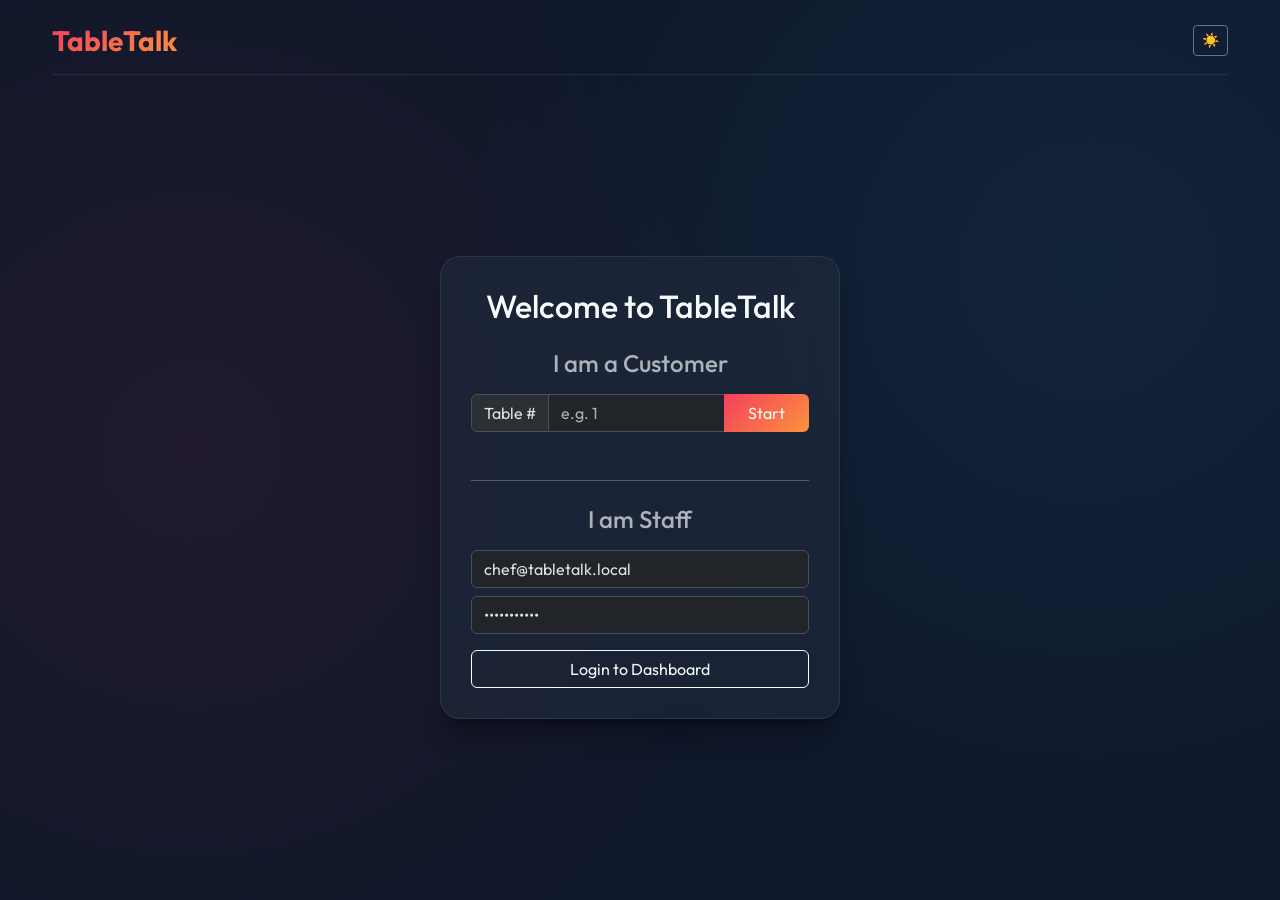
<file: public/index.html>
<!DOCTYPE html>
<html lang="en" data-bs-theme="dark">
<head>
    <meta charset="UTF-8">
    <meta name="viewport" content="width=device-width, initial-scale=1.0, maximum-scale=1.0, user-scalable=no">
    <title>TableTalk - Digital Restaurant Ordering & Management System</title>
    <!-- Bootstrap 5 CSS -->
    <link href="https://cdn.jsdelivr.net/npm/bootstrap@5.3.3/dist/css/bootstrap.min.css" rel="stylesheet">
    <!-- Google Fonts -->
    <link href="https://fonts.googleapis.com/css2?family=Outfit:wght@300;400;600;800&display=swap" rel="stylesheet">
    <!-- Custom CSS -->
    <link rel="stylesheet" href="css/style.css">
    
    <link rel="manifest" href="manifest.json">
    <meta name="theme-color" content="#0f172a">
</head>
<body>

    <!-- Main App Container -->
    <div id="app" class="container-fluid py-4 d-flex flex-column min-vh-100 position-relative">
        
        <!-- Header -->
        <header class="d-flex justify-content-between align-items-center mb-4 pb-3 border-bottom border-subtle" style="border-color: var(--surface-border) !important;">
            <h1 class="h3 mb-0 gradient-text fw-bold">TableTalk</h1>
            <div>
                <span id="role-badge" class="badge bg-secondary d-none me-2">Role</span>
                <span id="table-info" class="badge rounded-pill d-none">Table --</span>
                <button id="btn-view-feedback-admin" class="btn btn-sm btn-outline-info d-none ms-2">Feedback Dashboard</button>
                <button id="btn-theme-toggle" class="btn btn-sm btn-outline-secondary ms-2" title="Toggle Theme">☀️</button>
                <button id="btn-logout" class="btn btn-sm btn-outline-danger d-none ms-2">Exit</button>
            </div>
        </header>

        <!-- VIEW: Login Selection -->
        <div id="view-login" class="view active d-flex flex-column align-items-center justify-content-center flex-grow-1">
            <div class="glass-card text-center w-100" style="max-width: 400px;">
                <h2 class="mb-4">Welcome to TableTalk</h2>
                
                <div class="mb-5">
                    <h4 class="mb-3 text-muted">I am a Customer</h4>
                    <div class="input-group mb-3">
                        <span class="input-group-text text-body border-subtle">Table #</span>
                        <input type="number" id="input-table-id" class="form-control text-body border-subtle" placeholder="e.g. 1" min="1">
                        <button id="btn-login-table" class="btn btn-primary primary-gradient border-0 px-4">Start</button>
                    </div>
                </div>

                <hr class="border-subtle opacity-25 my-4">

                <div>
                    <h4 class="mb-3 text-muted">I am Staff</h4>
                    <input type="email" id="input-staff-email" class="form-control text-body border-subtle mb-2" placeholder="Email" value="chef@tabletalk.local">
                    <input type="password" id="input-staff-pass" class="form-control text-body border-subtle mb-3" placeholder="Password" value="password123">
                    <button id="btn-login-staff" class="btn btn-outline-light w-100">Login to Dashboard</button>
                </div>
            </div>
        </div>

        <!-- VIEW: Menu (Customer) -->
        <div id="view-menu" class="view d-none flex-column flex-grow-1">
            <div class="d-flex justify-content-between align-items-center mb-3">
                <h2 class="h4 mb-0">Our Menu</h2>
                <button id="btn-view-status" class="btn btn-sm btn-outline-info d-none">Check Order Status</button>
            </div>

            <ul class="nav nav-pills mb-4 border-bottom border-subtle pb-3" id="menu-categories">
                <li class="nav-item">
                    <button class="nav-link active bg-transparent border-0 text-body fw-bold" onclick="filterMenu('All', this)">All</button>
                </li>
                <li class="nav-item">
                    <button class="nav-link bg-transparent border-0 text-muted" onclick="filterMenu('Foods', this)">Foods</button>
                </li>
                <li class="nav-item">
                    <button class="nav-link bg-transparent border-0 text-muted" onclick="filterMenu('Drinks', this)">Drinks</button>
                </li>
                <li class="nav-item">
                    <button class="nav-link bg-transparent border-0 text-muted" onclick="filterMenu('Desserts', this)">Desserts</button>
                </li>
            </ul>
            
            <div id="menu-grid" class="row g-4 pb-5 mb-5">
                <!-- Menu items injected here -->
            </div>

            <!-- Sticky Cart -->
            <div id="cart-summary" class="glass-cart fixed-bottom mx-auto mb-3 d-none align-items-center justify-content-between">
                <div>
                    <small class="text-muted fw-bold text-uppercase tracking-wide">Total</small>
                    <div id="cart-total" class="fs-3 fw-bold">$0.00</div>
                </div>
                <button id="btn-place-order" class="btn btn-primary primary-gradient px-4 py-2 fw-bold" disabled>Place Order</button>
            </div>
        </div>

        <!-- VIEW: Order Status (Customer) -->
        <div id="view-status" class="view d-none flex-column align-items-center justify-content-start flex-grow-1" style="padding-top: 2rem;">
            <button id="btn-back-menu" class="btn btn-sm btn-outline-secondary mb-4">&larr; Back to Menu</button>
            <!-- Orders injected here -->
            <div id="active-orders-container" class="w-100 d-flex flex-column gap-4 align-items-center pb-5"></div>
        </div>

        <!-- VIEW: Payment (Customer) -->
        <div id="view-payment" class="view d-none flex-column align-items-center justify-content-center flex-grow-1">
            <div class="glass-card text-center w-100" style="max-width: 400px; transition: all 0.3s;" id="payment-card-body">
                <div id="payment-header">
                    <h2 class="mb-2">Ready to Pay</h2>
                    <p class="text-muted mb-3">We hope you enjoyed your meal!</p>
                    <h3 id="payment-amount" class="display-5 fw-bold mb-4">$0.00</h3>
                </div>
                
                <div id="payment-methods-container" class="d-flex flex-column gap-3">
                    <button class="btn btn-lg btn-outline-light payment-btn" data-method="card">💳 Pay with Card</button>
                    <button class="btn btn-lg btn-outline-light payment-btn" data-method="cash">💵 Pay with Cash</button>
                </div>

                <div id="payment-processing" class="d-none">
                    <div class="spinner-border text-info mb-3" role="status" style="width: 3rem; height: 3rem;"></div>
                    <h4 class="text-info">Processing Payment...</h4>
                    <p class="text-muted small" id="payment-instruction">Please wait.</p>
                </div>

                <div id="payment-success" class="d-none">
                    <div class="display-1 text-success mb-3">✓</div>
                    <h3 class="text-success mb-2">Payment Successful!</h3>
                    <p class="text-body fs-5 mb-4">Please come again.</p>
                    
                    <div class="card bg-transparent border-subtle mb-4">
                        <div class="card-body">
                            <h6 class="text-muted mb-3">Would you like an email receipt?</h6>
                            <div class="input-group">
                                <input type="email" id="receipt-email" class="form-control text-body border-subtle" placeholder="Enter email address">
                                <button class="btn btn-outline-info" id="btn-send-receipt">Send</button>
                            </div>
                            <small id="receipt-status" class="text-success mt-2 d-block"></small>
                        </div>
                    </div>

                    <button id="btn-proceed-feedback" class="btn btn-primary primary-gradient w-100">Continue to Feedback</button>
                </div>
            </div>
        </div>

        <!-- VIEW: Feedback (Customer) -->
        <div id="view-feedback" class="view d-none flex-column align-items-center justify-content-center flex-grow-1">
            <div class="glass-card text-center w-100" style="max-width: 500px;">
                <h2 class="mb-2">How was your meal?</h2>
                <p class="text-muted mb-4">We'd love to hear your feedback.</p>
                
                <div class="stars mb-4" id="feedback-stars">
                    <span data-val="1">★</span>
                    <span data-val="2">★</span>
                    <span data-val="3">★</span>
                    <span data-val="4">★</span>
                    <span data-val="5">★</span>
                </div>
                
                <textarea id="feedback-comment" class="form-control text-body border-subtle mb-4" rows="3" placeholder="Tell us what you liked..."></textarea>
                
                <button id="btn-submit-feedback" class="btn btn-primary primary-gradient w-100 py-3 fw-bold fs-5">Submit Feedback</button>
                <button id="btn-skip-feedback" class="btn btn-link text-muted mt-2">Skip</button>
            </div>
        </div>

        <!-- VIEW: Kitchen Display System (Chef) -->
        <div id="view-kitchen" class="view d-none flex-column flex-grow-1">
            
            <ul class="nav nav-pills mb-4 border-bottom border-subtle pb-3" id="kitchen-tabs">
                <li class="nav-item">
                    <button class="nav-link active bg-transparent border-0 text-body fw-bold" id="tab-orders" onclick="switchChefTab('orders')">Active Orders</button>
                </li>
                <li class="nav-item">
                    <button class="nav-link bg-transparent border-0 text-muted" id="tab-menu-manage" onclick="switchChefTab('menu')">Manage Menu</button>
                </li>
            </ul>

            <div id="chef-section-orders">
                <div id="kitchen-grid" class="row g-4">
                    <!-- Kitchen orders injected here -->
                </div>
            </div>

            <div id="chef-section-menu" class="d-none w-100">
                <div class="row g-4 w-100 m-0">
                    <!-- Current Menu Grid -->
                    <div class="col-12 col-xl-8">
                        <div class="glass-card border-subtle p-0 overflow-hidden h-100">
                            <div class="p-3 border-bottom border-subtle bg-black bg-opacity-25 d-flex justify-content-between align-items-center">
                                <h3 class="h5 mb-0">Current Menu</h3>
                                <button class="btn btn-sm btn-outline-info" onclick="loadMenuAdmin()">Refresh</button>
                            </div>
                            <div class="table-responsive" style="max-height: 600px;">
                                <table class="table table-hover mb-0">
                                    <thead class="position-sticky top-0 bg-dark z-1">
                                        <tr>
                                            <th>ID</th>
                                            <th>Image</th>
                                            <th>Name</th>
                                            <th>Category</th>
                                            <th>Price</th>
                                            <th>Status</th>
                                            <th>Actions</th>
                                        </tr>
                                    </thead>
                                    <tbody id="admin-menu-body">
                                        <!-- Menu items injected here -->
                                    </tbody>
                                </table>
                            </div>
                        </div>
                    </div>
                    
                    <!-- Add Dish Form -->
                    <div class="col-12 col-xl-4">
                        <div class="glass-card w-100">
                            <h3 class="mb-4">Add New Dish</h3>
                            <form id="form-add-dish" onsubmit="event.preventDefault(); submitNewDish();">
                                <div class="mb-3">
                                    <label class="form-label text-muted">Dish Name</label>
                                    <input type="text" id="dish-name" class="form-control text-body border-subtle" required>
                                </div>
                                <div class="mb-3">
                                    <label class="form-label text-muted">Category</label>
                                    <input type="text" id="dish-category" class="form-control text-body border-subtle" required placeholder="e.g. Mains, Sides, Drinks">
                                </div>
                                <div class="row mb-3">
                                    <div class="col-6">
                                        <label class="form-label text-muted">Price ($)</label>
                                        <input type="number" id="dish-price" step="0.01" min="0" class="form-control text-body border-subtle" required>
                                    </div>
                                    <div class="col-6">
                                        <label class="form-label text-muted">Initial Rating</label>
                                        <input type="number" id="dish-rating" step="0.1" min="1" max="5" value="5.0" class="form-control text-body border-subtle" required>
                                    </div>
                                </div>
                                <div class="mb-3">
                                    <label class="form-label text-muted">Description</label>
                                    <textarea id="dish-desc" class="form-control text-body border-subtle" rows="2"></textarea>
                                </div>
                                <div class="mb-4">
                                    <label class="form-label text-muted">Image (Optional)</label>
                                    <input type="file" id="dish-image" accept="image/*" class="form-control text-body border-subtle">
                                </div>
                                <button type="submit" id="btn-submit-dish" class="btn btn-primary primary-gradient w-100">Add Dish</button>
                            </form>
                        </div>
                    </div>
                </div>
            </div>
        </div>

        <!-- Edit Dish Modal -->
        <div class="modal fade" id="editDishModal" tabindex="-1" data-bs-theme="dark">
            <div class="modal-dialog modal-dialog-centered">
                <div class="modal-content glass-card border-0">
                    <div class="modal-header border-subtle">
                        <h5 class="modal-title">Edit Dish</h5>
                        <button type="button" class="btn-close" data-bs-dismiss="modal"></button>
                    </div>
                    <form id="form-edit-dish" onsubmit="event.preventDefault(); submitEditDish();">
                        <div class="modal-body">
                            <input type="hidden" id="edit-dish-id">
                            <div class="mb-3">
                                <label class="form-label text-muted">Dish Name</label>
                                <input type="text" id="edit-dish-name" class="form-control text-body border-subtle" required>
                            </div>
                            <div class="mb-3">
                                <label class="form-label text-muted">Category</label>
                                <input type="text" id="edit-dish-category" class="form-control text-body border-subtle" required>
                            </div>
                            <div class="row mb-3">
                                <div class="col-6">
                                    <label class="form-label text-muted">Price ($)</label>
                                    <input type="number" id="edit-dish-price" step="0.01" min="0" class="form-control text-body border-subtle" required>
                                </div>
                                <div class="col-6">
                                    <label class="form-label text-muted">Rating</label>
                                    <input type="number" id="edit-dish-rating" step="0.1" min="1" max="5" class="form-control text-body border-subtle" required>
                                </div>
                            </div>
                            <div class="mb-3">
                                <label class="form-label text-muted">Description</label>
                                <textarea id="edit-dish-desc" class="form-control text-body border-subtle" rows="2"></textarea>
                            </div>
                            <div class="mb-3">
                                <div class="form-check form-switch">
                                    <input class="form-check-input" type="checkbox" id="edit-dish-available">
                                    <label class="form-check-label text-muted" for="edit-dish-available">Available for Order</label>
                                </div>
                            </div>
                            <div class="mb-3">
                                <label class="form-label text-muted">Update Image (Optional)</label>
                                <input type="file" id="edit-dish-image" accept="image/*" class="form-control text-body border-subtle">
                            </div>
                        </div>
                        <div class="modal-footer border-subtle">
                            <button type="button" class="btn btn-outline-secondary" data-bs-dismiss="modal">Cancel</button>
                            <button type="submit" id="btn-save-edit-dish" class="btn btn-primary primary-gradient">Save Changes</button>
                        </div>
                    </form>
                </div>
            </div>
        </div>

        <!-- VIEW: Admin Dashboard (Admin) -->
        <div id="view-admin" class="view d-none flex-column flex-grow-1">
            <h2 class="h4 mb-4">Admin Dashboard: All Orders</h2>
            <div class="glass-card border-subtle p-0 overflow-hidden">
                <div class="table-responsive">
                    <table class="table table table-hover mb-0">
                        <thead>
                            <tr>
                                <th>Order ID</th>
                                <th>Table</th>
                                <th>Status</th>
                                <th>Amount</th>
                                <th>Time</th>
                            </tr>
                        </thead>
                        <tbody id="admin-orders-body">
                            <!-- Admin orders injected here -->
                        </tbody>
                    </table>
                </div>
            </div>
        </div>

        <!-- VIEW: Feedback Dashboard (Admin/Chef) -->
        <div id="view-feedback-admin" class="view d-none flex-column flex-grow-1">
            <div class="d-flex justify-content-between align-items-center mb-4">
                <h2 class="h4 mb-0">Customer Feedback Dashboard</h2>
                <button class="btn btn-outline-secondary btn-sm" onclick="showView(role === 'admin' ? 'admin' : 'kitchen')">Back to Orders</button>
            </div>
            
            <div class="row g-4 mb-4">
                <div class="col-12 col-md-4">
                    <div class="glass-card text-center border-subtle h-100">
                        <h3 class="text-muted fs-5">Average Rating</h3>
                        <div class="display-4 fw-bold gradient-text" id="fb-avg-rating">--</div>
                    </div>
                </div>
                <div class="col-12 col-md-4">
                    <div class="glass-card text-center border-subtle h-100">
                        <h3 class="text-muted fs-5">Total Reviews</h3>
                        <div class="display-4 fw-bold text-white" id="fb-total-reviews">--</div>
                    </div>
                </div>
            </div>

            <h3 class="h5 mb-3">Recent Feedback</h3>
            <div id="feedback-grid" class="row g-4">
                <!-- Feedback injected here -->
            </div>
        </div>

    </div>

    <!-- Floating Chat Button -->
    <button id="btn-floating-chat" class="btn btn-primary primary-gradient rounded-circle position-fixed d-none shadow-lg" style="bottom: 20px; right: 20px; width: 60px; height: 60px; z-index: 1040; display: flex; align-items: center; justify-content: center;" type="button" data-bs-toggle="offcanvas" data-bs-target="#chatOffcanvas">
        <span class="fs-3">💬</span>
        <span id="chat-badge" class="position-absolute top-0 start-100 translate-middle badge rounded-pill bg-danger d-none">
            !
        </span>
    </button>

    <!-- Chat Offcanvas -->
    <div class="offcanvas offcanvas-end glass-card border-start border-subtle" tabindex="-1" id="chatOffcanvas" style="width: 400px; max-width: 100vw;">
        <div class="offcanvas-header border-bottom border-subtle">
            <h5 class="offcanvas-title" id="chat-title">Chat</h5>
            <div class="d-flex align-items-center">
                <select id="chef-table-select" class="form-select form-select-sm text-body border-subtle d-none me-2" style="width: auto;">
                    <option value="">Select Table...</option>
                </select>
                <button type="button" class="btn-close text-reset" data-bs-dismiss="offcanvas" aria-label="Close"></button>
            </div>
        </div>
        <div class="offcanvas-body d-flex flex-column p-0">
            <div id="chat-messages" class="flex-grow-1 p-3 overflow-auto d-flex flex-column gap-2" style="background: rgba(0,0,0,0.1);">
                <div class="text-center text-muted small mt-3">Select a table to start chatting...</div>
            </div>
            <div class="p-3 border-top border-subtle" style="background: var(--surface-color) !important;">
                <div class="input-group">
                    <input type="text" id="chat-input" class="form-control text-body border-subtle" placeholder="Type a message..." disabled>
                    <button class="btn btn-primary primary-gradient" id="btn-chat-send" disabled>Send</button>
                </div>
            </div>
        </div>
    </div>

    <!-- Message Toast Container -->
    <div class="toast-container position-fixed top-0 end-0 p-3" style="z-index: 1055;">
        <!-- Chat Toast -->
        <div id="messageToast" class="toast glass-toast border-0 overflow-hidden mb-3" role="alert" aria-live="assertive" aria-atomic="true" data-bs-autohide="false">
            <div class="toast-header bg-transparent border-bottom border-subtle text-white">
                <strong class="me-auto text-warning" id="toast-sender">👨‍🍳 Message</strong>
                <button type="button" class="btn-close btn-close-white" data-bs-dismiss="toast" aria-label="Close"></button>
            </div>
            <div class="toast-body fs-5" id="toast-message-body">
                --
            </div>
            <div class="toast-progress-bar" id="toast-progress-bar"></div>
        </div>

        <!-- System Toast -->
        <div id="systemToast" class="toast glass-toast border-0 overflow-hidden" role="alert" aria-live="assertive" aria-atomic="true" data-bs-delay="3000">
            <div class="toast-header bg-transparent border-bottom border-subtle text-white">
                <strong class="me-auto" id="system-toast-title">Notification</strong>
                <button type="button" class="btn-close btn-close-white" data-bs-dismiss="toast" aria-label="Close"></button>
            </div>
            <div class="toast-body" id="system-toast-body">
                --
            </div>
        </div>
    </div>

    <!-- Cart Review Modal -->
    <div class="modal fade" id="cartModal" tabindex="-1" data-bs-theme="dark">
        <div class="modal-dialog modal-dialog-centered">
            <div class="modal-content glass-card border-0">
                <div class="modal-header border-subtle">
                    <h5 class="modal-title">Review Order</h5>
                    <button type="button" class="btn-close" data-bs-dismiss="modal"></button>
                </div>
                <div class="modal-body">
                    <div id="cart-review-items" class="mb-3 d-flex flex-column gap-2">
                        <!-- Items injected here -->
                    </div>
                    <hr class="border-subtle">
                    <div class="d-flex justify-content-between fs-5 fw-bold mb-3">
                        <span>Total:</span>
                        <span id="cart-modal-total">$0.00</span>
                    </div>
                    <div class="mb-3">
                        <label class="form-label text-muted">Special Instructions</label>
                        <textarea id="order-notes" class="form-control text-body border-subtle" rows="2" placeholder="e.g. Less spicy, allergy to nuts..."></textarea>
                    </div>
                </div>
                <div class="modal-footer border-subtle">
                    <button type="button" class="btn btn-secondary" data-bs-dismiss="modal">Keep Browsing</button>
                    <button type="button" class="btn btn-primary primary-gradient border-0" id="btn-confirm-order">Confirm Order</button>
                </div>
            </div>
        </div>
    </div>

    <!-- Bootstrap JS Bundle -->
    <script src="https://cdn.jsdelivr.net/npm/bootstrap@5.3.3/dist/js/bootstrap.bundle.min.js"></script>
    <script src="js/app.js"></script>
</body>
</html>
</file>
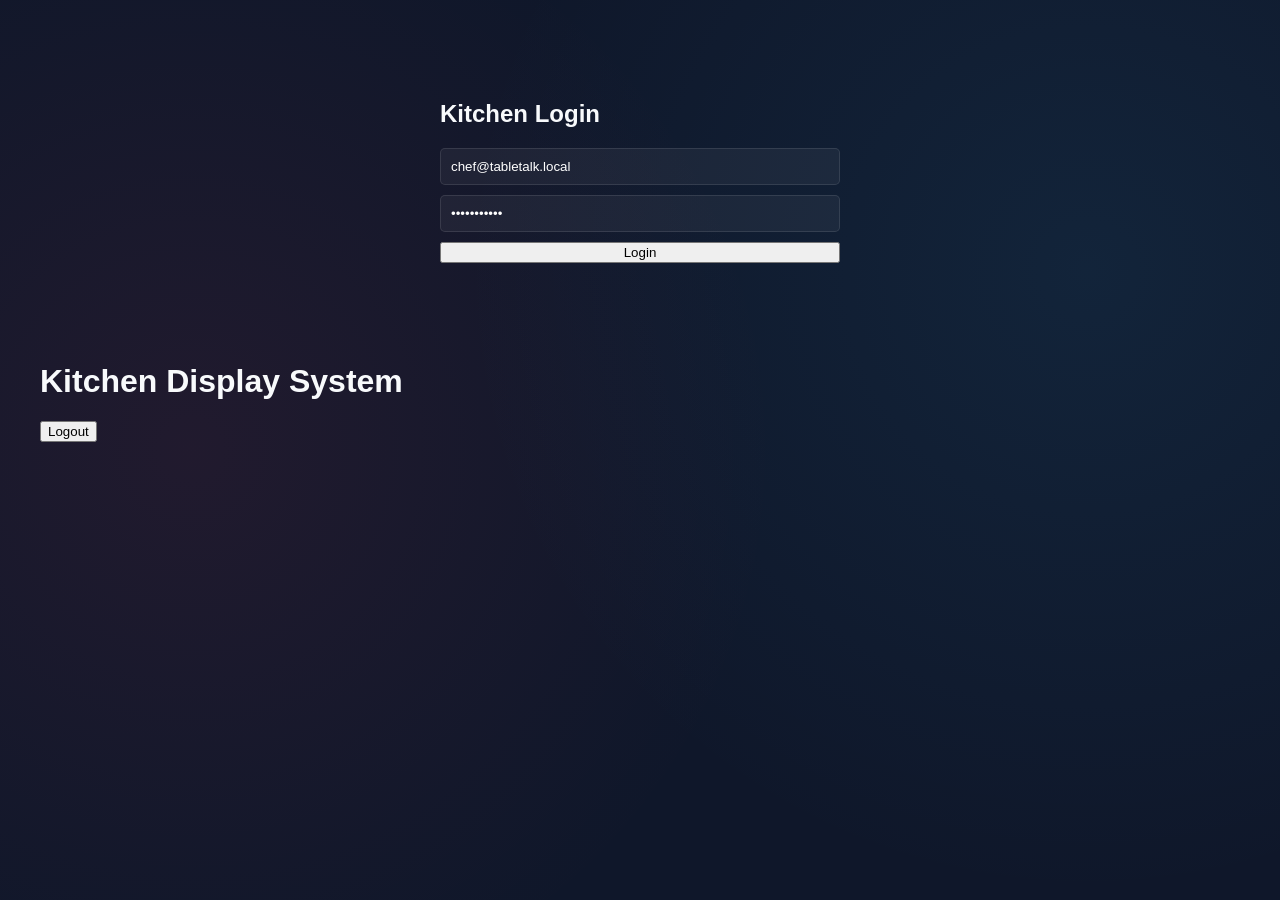
<file: public/kitchen.html>
<!DOCTYPE html>
<html lang="en">
<head>
    <meta charset="UTF-8">
    <meta name="viewport" content="width=device-width, initial-scale=1.0">
    <title>TableTalk - Kitchen</title>
    <link rel="stylesheet" href="css/style.css">
    <meta name="theme-color" content="#1a1a2e">
    <link href="https://fonts.googleapis.com/css2?family=Inter:wght@400;600;800&display=swap" rel="stylesheet">
    <style>
        .kitchen-container {
            max-width: 1200px;
            margin: 0 auto;
        }
        .order-grid {
            display: grid;
            grid-template-columns: repeat(auto-fill, minmax(300px, 1fr));
            gap: 20px;
        }
        .order-card {
            background-color: var(--surface-color);
            border-radius: 12px;
            padding: 20px;
            border-top: 5px solid var(--primary-color);
        }
        .order-card.ready { border-top-color: var(--success-color); }
        .order-card.preparing { border-top-color: var(--warning-color); }
        
        .order-header {
            display: flex;
            justify-content: space-between;
            margin-bottom: 15px;
            font-weight: bold;
        }
        .order-items {
            list-style: none;
            margin-bottom: 20px;
        }
        .order-items li {
            padding: 5px 0;
            border-bottom: 1px solid rgba(255,255,255,0.1);
        }
        .controls {
            display: flex;
            flex-direction: column;
            gap: 10px;
        }
        select, input {
            padding: 10px;
            background: rgba(255,255,255,0.05);
            border: 1px solid rgba(255,255,255,0.1);
            color: white;
            border-radius: 5px;
        }
        #login-view {
            max-width: 400px;
            margin: 100px auto;
        }
    </style>
</head>
<body>
    <div id="login-view" class="view active">
        <h2>Kitchen Login</h2>
        <div class="controls">
            <input type="email" id="email" value="chef@tabletalk.local" placeholder="Email">
            <input type="password" id="password" value="password123" placeholder="Password">
            <button class="btn primary" onclick="login()">Login</button>
        </div>
    </div>

    <div id="kitchen-view" class="view hidden kitchen-container">
        <header>
            <h1>Kitchen Display System</h1>
            <button class="btn secondary" onclick="logout()">Logout</button>
        </header>
        <div class="order-grid" id="order-grid">
            <!-- Orders populated here -->
        </div>
    </div>

    <script src="js/kitchen.js"></script>
</body>
</html>
</file>
<file: public/css/style.css>
:root {
    --bg-color: #0f172a; /* Slate 900 */
    --surface-color: rgba(30, 41, 59, 0.7); /* Slate 800 with transparency for glassmorphism */
    --surface-border: rgba(255, 255, 255, 0.08);
    --primary-gradient: linear-gradient(135deg, #f43f5e 0%, #fb923c 100%); /* Rose to Orange */
    --primary-color: #f43f5e;
    --text-color: #f8fafc; /* Slate 50 */
    --text-muted: #94a3b8; /* Slate 400 */
    --success-color: #10b981; /* Emerald 500 */
    --warning-color: #f59e0b; /* Amber 500 */
    --shadow-sm: 0 4px 6px -1px rgba(0, 0, 0, 0.1), 0 2px 4px -1px rgba(0, 0, 0, 0.06);
    --shadow-lg: 0 20px 25px -5px rgba(0, 0, 0, 0.3), 0 10px 10px -5px rgba(0, 0, 0, 0.2);
    --shadow-glow: 0 0 20px rgba(244, 63, 94, 0.4);
}

[data-bs-theme="light"] #table-info {
    color: #000 !important;
    border-color: #000 !important;
}

[data-bs-theme="light"] .chat-bubble.received {
    background: rgba(0, 0, 0, 0.05);
    color: #000;
}

[data-bs-theme="light"] .chat-bubble.sent {
    color: #fff; /* Keep white on the gradient */
}

[data-bs-theme="light"] {
    --bg-color: #f8fafc; /* Slate 50 */
    --surface-color: rgba(255, 255, 255, 0.85); /* White with transparency */
    --surface-border: rgba(0, 0, 0, 0.1);
    --text-color: #0f172a; /* Slate 900 */
    --text-muted: #64748b; /* Slate 500 */
    --shadow-sm: 0 4px 6px -1px rgba(0, 0, 0, 0.05), 0 2px 4px -1px rgba(0, 0, 0, 0.03);
    --shadow-lg: 0 20px 25px -5px rgba(0, 0, 0, 0.1), 0 10px 10px -5px rgba(0, 0, 0, 0.04);
}

body {
    font-family: 'Outfit', sans-serif;
    background-color: var(--bg-color);
    background-image: 
        radial-gradient(circle at 15% 50%, rgba(244, 63, 94, 0.08) 0%, transparent 50%),
        radial-gradient(circle at 85% 30%, rgba(56, 189, 248, 0.08) 0%, transparent 50%);
    background-attachment: fixed;
    color: var(--text-color);
    -webkit-font-smoothing: antialiased;
    font-weight: 300;
}

#app {
    max-width: 1200px;
}

.gradient-text {
    background: var(--primary-gradient);
    -webkit-background-clip: text;
    -webkit-text-fill-color: transparent;
}

.primary-gradient {
    background: var(--primary-gradient) !important;
    color: white !important;
}

.primary-gradient:hover:not(:disabled) {
    box-shadow: var(--shadow-glow);
    transform: translateY(-2px);
}

.primary-gradient:active:not(:disabled) {
    transform: translateY(1px);
}

/* Glassmorphism utilities */
.glass-card {
    background-color: var(--surface-color);
    backdrop-filter: blur(16px);
    -webkit-backdrop-filter: blur(16px);
    border: 1px solid var(--surface-border);
    border-radius: 20px;
    padding: 30px;
    box-shadow: var(--shadow-lg);
}

.glass-cart {
    background-color: rgba(15, 23, 42, 0.85);
    backdrop-filter: blur(16px);
    -webkit-backdrop-filter: blur(16px);
    border-radius: 24px;
    border: 1px solid rgba(255,255,255,0.1);
    box-shadow: 0 20px 40px rgba(0,0,0,0.6), inset 0 1px 0 rgba(255,255,255,0.1);
    width: calc(100% - 40px);
    max-width: 860px;
    padding: 20px 30px;
    display: flex;
}

.glass-toast {
    background-color: var(--surface-color);
    backdrop-filter: blur(20px);
    -webkit-backdrop-filter: blur(20px);
    border: 1px solid var(--primary-color) !important;
    box-shadow: var(--shadow-glow);
}

/* Animations */
.view {
    animation: slideUpFade 0.5s cubic-bezier(0.16, 1, 0.3, 1);
}

@keyframes slideUpFade {
    from { opacity: 0; transform: translateY(20px); }
    to { opacity: 1; transform: translateY(0); }
}

/* Menu Item */
.menu-item {
    background-color: var(--surface-color);
    backdrop-filter: blur(12px);
    -webkit-backdrop-filter: blur(12px);
    border: 1px solid var(--surface-border);
    border-radius: 20px;
    overflow: hidden;
    transition: all 0.3s cubic-bezier(0.25, 0.8, 0.25, 1);
    box-shadow: var(--shadow-sm);
    height: 100%;
}

.menu-item:hover {
    transform: translateY(-8px);
    box-shadow: var(--shadow-lg);
    border-color: rgba(255, 255, 255, 0.2);
}

.menu-item img {
    width: 100%;
    height: 180px;
    object-fit: cover;
    transition: transform 0.5s ease;
}

.menu-item:hover img {
    transform: scale(1.05);
}

.quantity-control {
    background: rgba(0, 0, 0, 0.3);
    border-radius: 12px;
    border: 1px solid var(--surface-border);
}

.qty-btn {
    background: none;
    border: none;
    color: white;
    width: 36px;
    height: 36px;
    border-radius: 10px;
    transition: all 0.2s;
    background-color: rgba(255,255,255,0.08);
}

.qty-btn:hover {
    background-color: var(--primary-color);
}

.tracking-wide {
    letter-spacing: 1px;
}

.custom-spinner {
    animation: spin 1s cubic-bezier(0.68, -0.55, 0.265, 1.55) infinite;
    box-shadow: 0 0 30px rgba(244, 63, 94, 0.2);
    border-radius: 50%;
}

@keyframes spin {
    to { transform: rotate(360deg); }
}

.wait-time-badge {
    background: rgba(0,0,0,0.3);
    padding: 12px 30px;
    border-radius: 20px;
    border: 1px solid var(--surface-border);
    display: inline-block;
}

.order-card {
    transition: transform 0.2s;
}

.order-card:hover {
    transform: translateY(-4px);
    border-color: rgba(255,255,255,0.2) !important;
}

/* Bootstrap Overrides */
.form-control:focus {
    background-color: rgba(0,0,0,0.3) !important;
    border-color: var(--primary-color) !important;
    color: white !important;
    box-shadow: 0 0 0 0.25rem rgba(244, 63, 94, 0.25) !important;
}

.btn:focus {
    box-shadow: none !important;
}

/* Chat UI */
.chat-bubble {
    max-width: 85%;
    padding: 10px 15px;
    border-radius: 18px;
    margin-bottom: 5px;
    word-wrap: break-word;
    font-size: 0.95rem;
}

.chat-bubble.sent {
    background: var(--primary-gradient);
    color: white;
    align-self: flex-end;
    border-bottom-right-radius: 4px;
}

.chat-bubble.received {
    background: rgba(255, 255, 255, 0.1);
    color: white;
    align-self: flex-start;
    border-bottom-left-radius: 4px;
    border: 1px solid var(--surface-border);
}

#btn-floating-chat {
    transition: transform 0.3s cubic-bezier(0.175, 0.885, 0.32, 1.275);
}

#btn-floating-chat:hover {
    transform: scale(1.1);
}

/* Feedback */
.stars {
    font-size: 3.5rem;
    color: rgba(255,255,255,0.1);
    margin-bottom: 30px;
    cursor: pointer;
    display: flex;
    justify-content: center;
    gap: 10px;
}

.stars span {
    transition: all 0.2s cubic-bezier(0.175, 0.885, 0.32, 1.275);
}

.stars span:hover,
.stars span.active {
    color: var(--warning-color);
    transform: scale(1.15);
    text-shadow: 0 0 20px rgba(245, 158, 11, 0.4);
}

/* Toast Progress Bar */
.toast-progress-bar {
    height: 4px;
    background: var(--primary-gradient);
    width: 100%;
    transform-origin: left;
}

@keyframes toastProgress {
    from { transform: scaleX(1); }
    to { transform: scaleX(0); }
}
</file>
